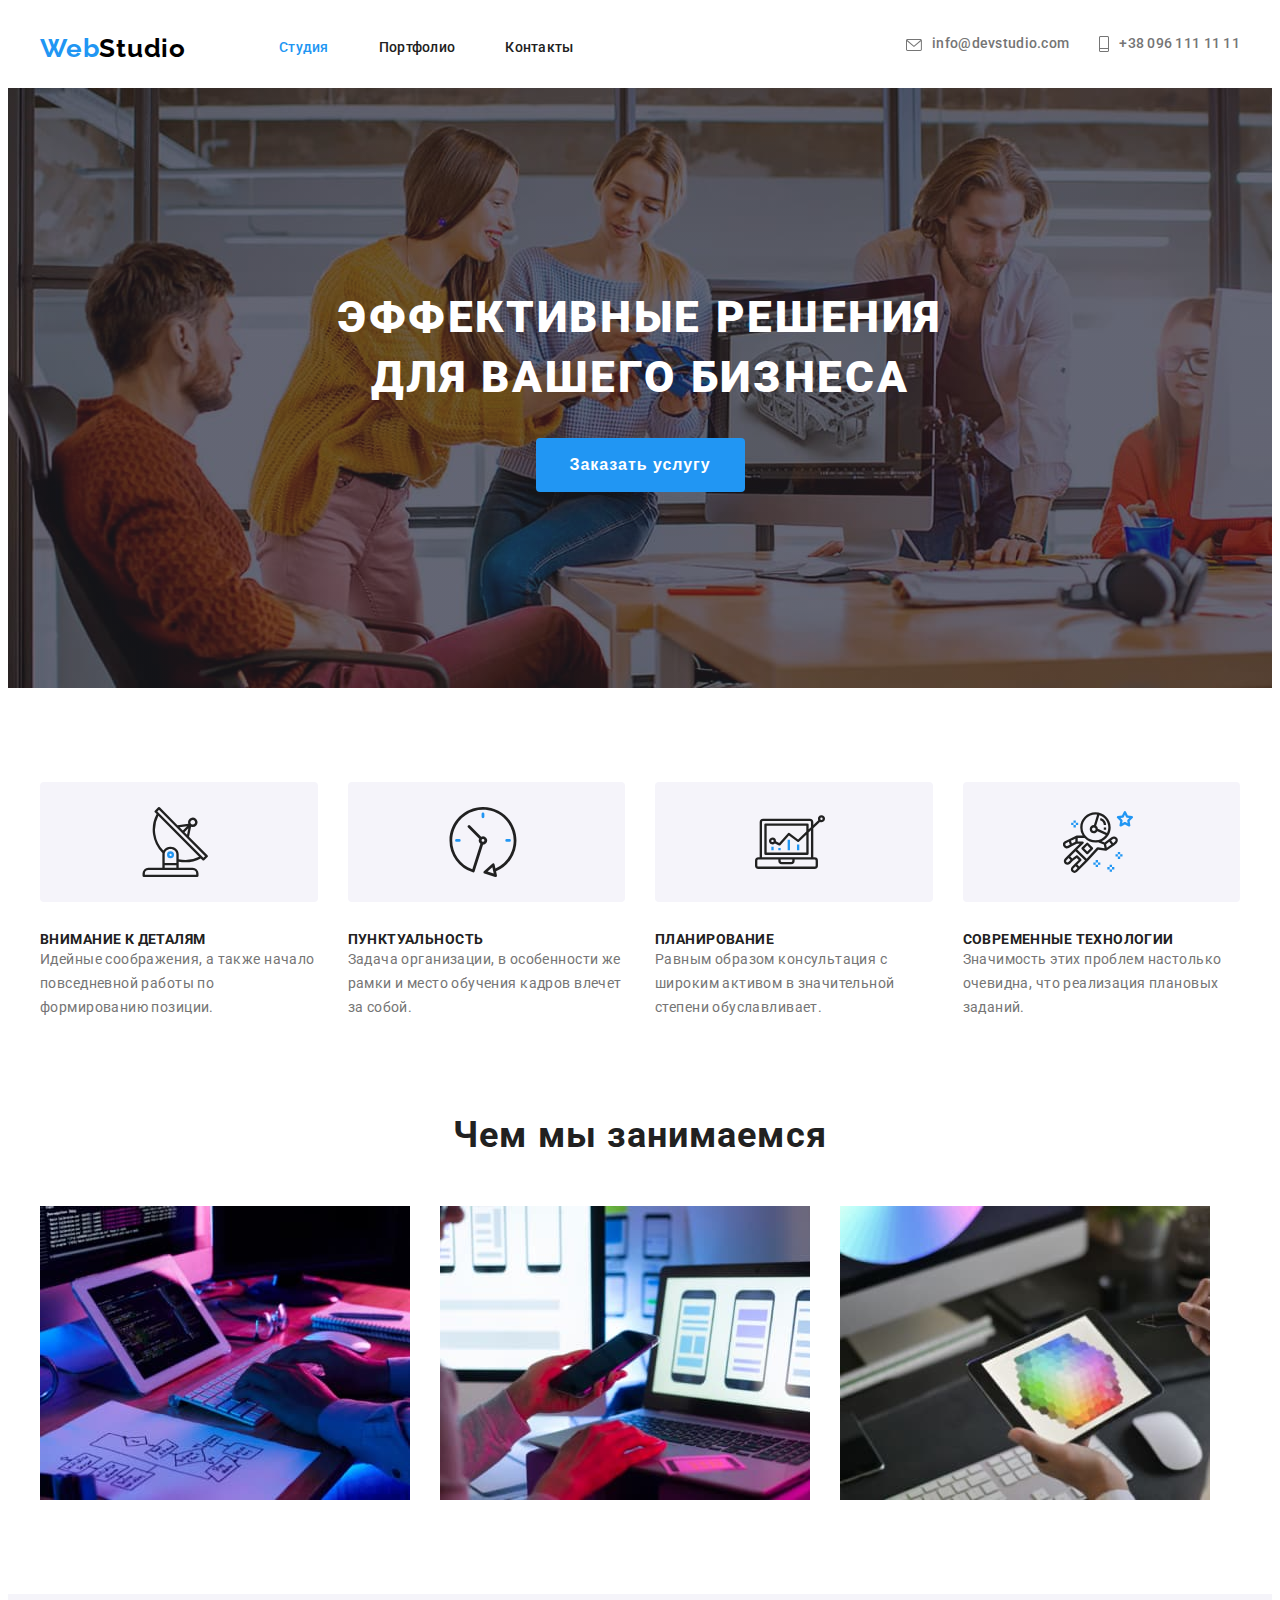
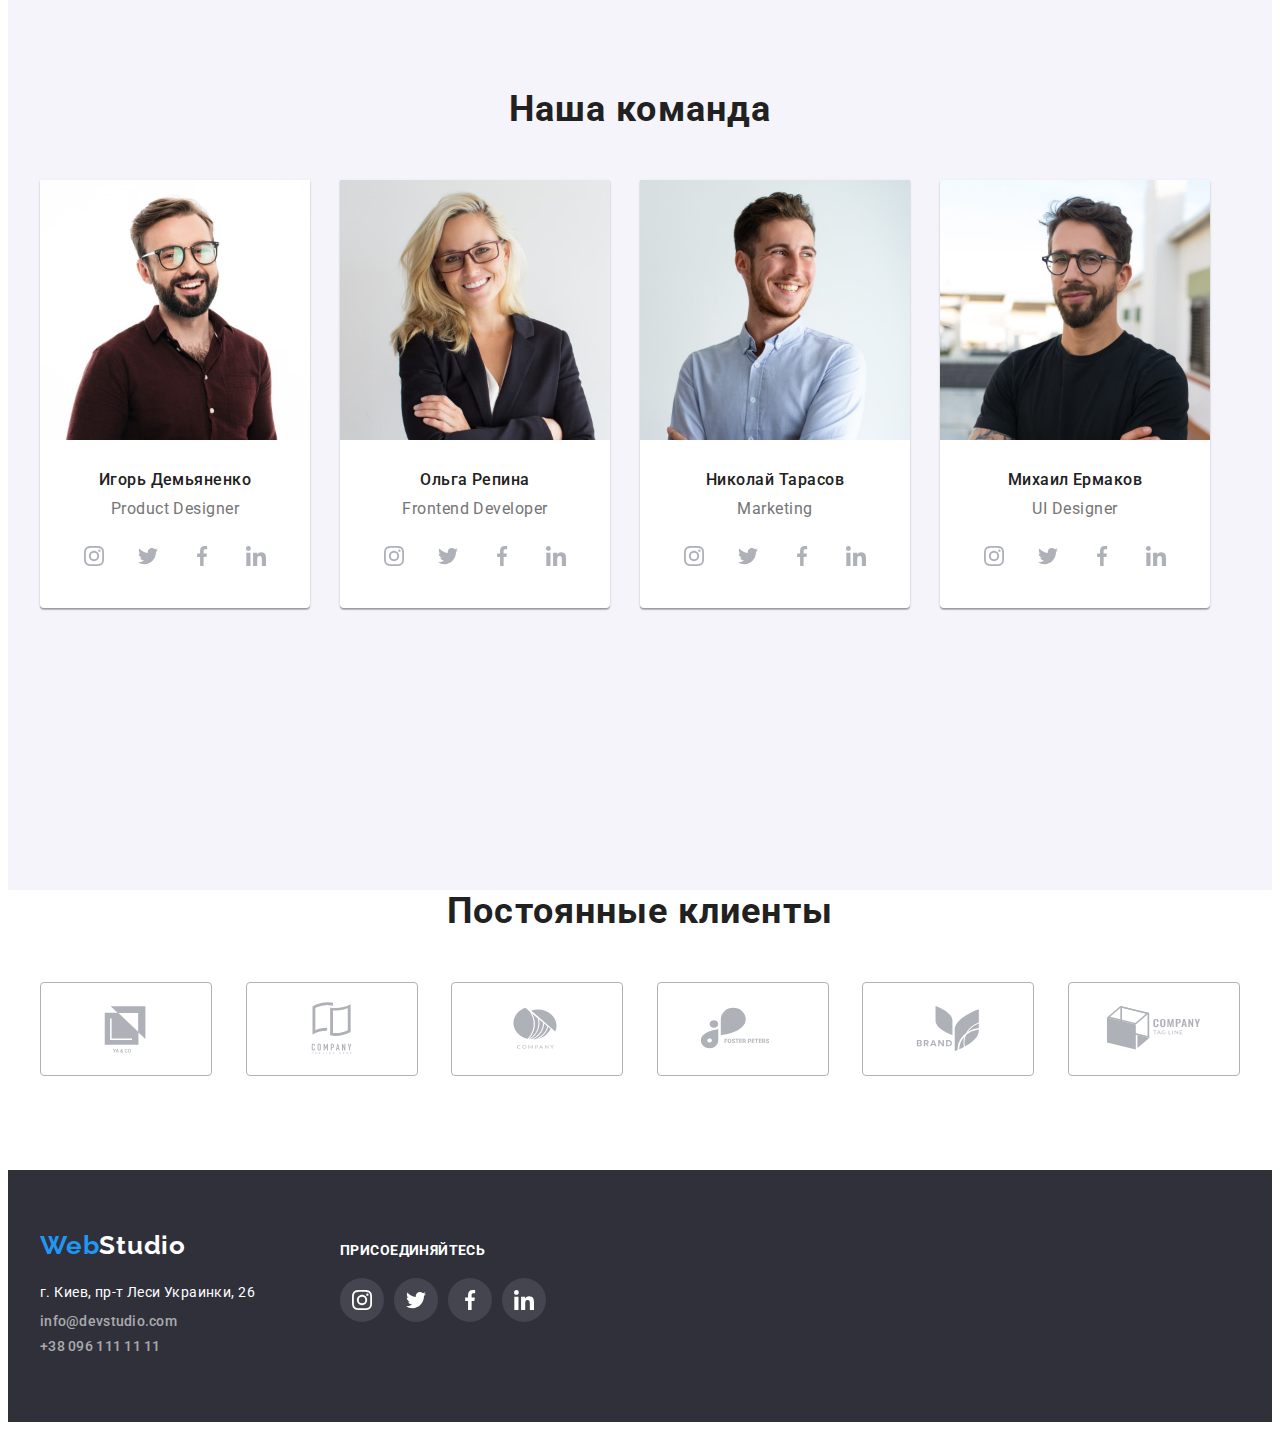
<file: index.html>
<!DOCTYPE html>
<html lang="en">

<head>
	<meta charset="UTF-8">
	<meta http-equiv="X-UA-Compatible" content="IE=edge">
	<meta name="viewport" content="width=device-width, initial-scale=1.0">
	<title>WebStudio</title>
	<link href="https://fonts.googleapis.com/css2?family=Raleway:wght@700&family=Roboto:wght@400;500;700;900&display=swap"
		rel="stylesheet">
	<link rel="stylesheet" href="https://cdnjs.cloudflare.com/ajax/libs/modern-normalize/1.1.0/modern-normalize.min.css"
		integrity="sha512-wpPYUAdjBVSE4KJnH1VR1HeZfpl1ub8YT/NKx4PuQ5NmX2tKuGu6U/JRp5y+Y8XG2tV+wKQpNHVUX03MfMFn9Q=="
		crossorigin="anonymous" referrerpolicy="no-referrer" />
	<link rel="stylesheet" href="./css/styles.css">
</head>

<body>
	<header>
		<nav class="container main-nav">
			<a href="./index.html" class="logo"><span class="logo-first">Web</span>Studio</a>
			<ul class="site-nav list">
				<li class="item"><a href="./index.html" class="link current">Студия</a></li>
				<li class="item"><a href="./portfolio.html" class="link">Портфолио</a></li>
				<li class="item"><a href="" class="link">Контакты</a></li>
			</ul>
			<ul class="auth-nav list">
				<li class="item-email"><svg width="16" height="12">
						<use href="./images/sprite.svg#icon-email"></use>
					</svg></li>
				<li class="item"><a href="mailto:info@devstudio.com" class="email link">info@devstudio.com</a></li>
				<li class="item-phone"><svg width="10" height="16">
						<use href="./images/sprite.svg#icon-phone"></use>
					</svg>
				</li>
				<li class="item"><a href="tel:+38-096-111-11-11" class="tel link">+38 096 111 11 11</a>
				</li>
			</ul>
		</nav>

		<!-- HERO -->

		<section class="hero">
			<div class="overlay">
				<div class="container">
					<h1 class="hero-title">Эффективные решения для вашего бизнеса</h1>
					<button type="button" class="button">Заказать услугу</button>
				</div>
			</div>
		</section>
	</header>

	<main>
		<section class="section">
			<div class="container">
				<h2 class="section-title visually-hidden">Особенности</h2>
				<ul class="list details">
					<li class="item">
						<div class="picture">
							<svg class="icon" width="70" height="70">
								<use href="./images/sprite.svg#icon-antenna"></use>
							</svg>
						</div>
						<h3 class="text-title">Внимание к деталям</h3>
						<p class="text">Идейные соображения, а также начало повседневной работы по формированию позиции.</p>
					</li>
					<li class="item">
						<div class="picture">
							<svg class="icon" width="70" height="70">
								<use href="./images/sprite.svg#icon-clock"></use>
							</svg>
						</div>
						<h3 class="text-title">Пунктуальность</h3>
						<p class="text">Задача организации, в особенности же рамки и место обучения кадров влечет за собой.</p>
					</li>
					<li class="item">
						<div class="picture">
							<svg class="icon" width="70" height="70">
								<use href="./images/sprite.svg#icon-diagram"></use>
							</svg>
						</div>
						<h3 class="text-title">Планирование</h3>
						<p class="text">Равным образом консультация с широким активом в значительной степени обуславливает.</p>
					</li>
					<li class="item">
						<div class="picture">
							<svg class="icon" width="70" height="70">
								<use href="./images/sprite.svg#icon-astronaut"></use>
							</svg>
						</div>
						<h3 class="text-title">Современные технологии</h3>
						<p class="text">Значимость этих проблем настолько очевидна, что реализация плановых заданий.</p>
					</li>
				</ul>
			</div>
		</section>
		<section class="section">
			<div class="container work-examples">
				<h2 class="section-title">Чем мы занимаемся</h2>
				<ul class="list works">
					<li class="item"><img src="./images/box-1.jpg" class="image" alt="Software product development" width="370">
					</li>
					<li class="item"><img src="./images/box-2.jpg" class="image" alt="Interface design" width="370">
					</li>
					<li class="item"><img src="./images/box-3.jpg" class="image" alt="Colorpicker" width="370">
					</li>
				</ul>
			</div>
		</section>
		<section class="section background padding no-margin">
			<div class="container">
				<h2 class="section-title">Наша команда</h2>
				<ul class="list workers">
					<li class="item">
						<img src="./images/demianenko.jpg" class="image" alt="Igor Demianenko" width="270" height="260">
						<h3 class="section-title employees">Игорь Демьяненко</h3>
						<p class="post">Product Designer</p>
						<ul class="list social">
							<li class="item">
								<a href="">
									<div class="social-icon">
										<svg class="icon instagram" width="20" height="20">
											<use href="./images/sprite.svg#icon-instagram"></use>
										</svg>
									</div>
								</a>
							</li>
							<li class="item">
								<a href="">
									<div class="social-icon">
										<svg class="icon" width="20" height="20">
											<use href="./images/sprite.svg#icon-twitter"></use>
										</svg>
									</div>
								</a>
							</li>
							<li class="item">
								<a href="">
									<div class="social-icon">
										<svg class="icon" width="20" height="20">
											<use href="./images/sprite.svg#icon-facebook"></use>
										</svg>
									</div>
								</a>
							</li>
							<li class="item">
								<a href="">
									<div class="social-icon">
										<svg class="icon" width="20" height="20">
											<use href="./images/sprite.svg#icon-linkedin"></use>
										</svg>
									</div>
								</a>
							</li>
						</ul>
					</li>
					<li class="item">
						<img src="./images/repina.jpg" class="image" alt="Olga Repina" width="270" height="260">
						<h3 class="section-title employees">Ольга Репина</h3>
						<p class="post">Frontend Developer</p>
						<ul class="list social">
							<li class="item">
								<a href="">
									<div class="social-icon">
										<svg class="icon instagram" width="20" height="20">
											<use href="./images/sprite.svg#icon-instagram"></use>
										</svg>
									</div>
								</a>
							</li>
							<li class="item">
								<a href="">
									<div class="social-icon">
										<svg class="icon" width="20" height="20">
											<use href="./images/sprite.svg#icon-twitter"></use>
										</svg>
									</div>
								</a>
							</li>
							<li class="item">
								<a href="">
									<div class="social-icon">
										<svg class="icon" width="20" height="20">
											<use href="./images/sprite.svg#icon-facebook"></use>
										</svg>
									</div>
								</a>
							</li>
							<li class="item">
								<a href="">
									<div class="social-icon">
										<svg class="icon" width="20" height="20">
											<use href="./images/sprite.svg#icon-linkedin"></use>
										</svg>
									</div>
								</a>
							</li>
						</ul>
					</li>
					<li class="item">
						<img src="./images/tarasov.jpg" class="image" alt="Nikolay Tarasov" width="270" height="260">
						<h3 class="section-title employees">Николай Тарасов</h3>
						<p class="post">Marketing</p>
						<ul class="list social">
							<li class="item">
								<a href="">
									<div class="social-icon">
										<svg class="icon instagram" width="20" height="20">
											<use href="./images/sprite.svg#icon-instagram"></use>
										</svg>
									</div>
								</a>
							</li>
							<li class="item">
								<a href="">
									<div class="social-icon">
										<svg class="icon" width="20" height="20">
											<use href="./images/sprite.svg#icon-twitter"></use>
										</svg>
									</div>
								</a>
							</li>
							<li class="item">
								<a href="">
									<div class="social-icon">
										<svg class="icon" width="20" height="20">
											<use href="./images/sprite.svg#icon-facebook"></use>
										</svg>
									</div>
								</a>
							</li>
							<li class="item">
								<a href="">
									<div class="social-icon">
										<svg class="icon" width="20" height="20">
											<use href="./images/sprite.svg#icon-linkedin"></use>
										</svg>
									</div>
								</a>
							</li>
						</ul>
					</li>
					<li class="item">
						<img src="./images/ermakov.jpg" class="image" alt="Mihail Ermakov" width="270" height="260">
						<h3 class="section-title employees">Михаил Ермаков</h3>
						<p class="post">UI Designer</p>
						<ul class="list social">
							<li class="item">
								<a href="">
									<div class="social-icon">
										<svg class="icon instagram" width="20" height="20">
											<use href="./images/sprite.svg#icon-instagram"></use>
										</svg>
									</div>
								</a>
							</li>
							<li class="item">
								<a href="">
									<div class="social-icon">
										<svg class="icon" width="20" height="20">
											<use href="./images/sprite.svg#icon-twitter"></use>
										</svg>
									</div>
								</a>
							</li>
							<li class="item">
								<a href="">
									<div class="social-icon">
										<svg class="icon" width="20" height="20">
											<use href="./images/sprite.svg#icon-facebook"></use>
										</svg>
									</div>
								</a>
							</li>
							<li class="item">
								<a href="">
									<div class="social-icon">
										<svg class="icon" width="20" height="20">
											<use href="./images/sprite.svg#icon-linkedin"></use>
										</svg>
									</div>
								</a>
							</li>
						</ul>
					</li>
				</ul>
			</div>
		</section>
		<section class="section">
			<div class="container">
				<h2 class="section-title">Постоянные клиенты</h2>
				<ul class="list clients">
					<li>
						<a href="">
							<div class="client"><svg class="icon" width="106" height="60">
									<use href="./images/sprite.svg#icon-client1"></use>
								</svg></div>
						</a>
					</li>
					<li>
						<a href="">
							<div class="client"><svg class="icon" width="106" height="60">
									<use href="./images/sprite.svg#icon-client2"></use>
								</svg></div>
						</a>
					</li>
					<li>
						<a href="">
							<div class="client"><svg class="icon" width="106" height="60">
									<use href="./images/sprite.svg#icon-client3"></use>
								</svg></div>
						</a>
					</li>
					<li>
						<a href="">
							<div class="client"><svg class="icon" width="106" height="60">
									<use href="./images/sprite.svg#icon-client4"></use>
								</svg></div>
						</a>
					</li>
					<li>
						<a href="">
							<div class="client"><svg class="icon" width="106" height="60">
									<use href="./images/sprite.svg#icon-client5"></use>
								</svg></div>
						</a>
					</li>
					<li>
						<a href="">
							<div class="client"><svg class="icon" width="106" height="60">
									<use href="./images/sprite.svg#icon-client6"></use>
								</svg></div>
						</a>
					</li>
				</ul>
			</div>
		</section>
	</main>

	<footer>
		<div class="footer-bg">
			<div class="container footer">
				<ul class="list">
					<li class="item-address"><a href="./index.html" class="logo"><span class="logo-first">Web</span>Studio</a>
						<address class="address">г. Киев, пр-т Леси Украинки, 26</address>
						<a href="mailto:info@devstudio.com" class="email footer-color">info@devstudio.com</a>
						<a href="tel:+38-096-111-11-11" class="tel footer-color">+38 096 111 11 11</a>
					</li>
					<li class="item-link">
						<h3 class="social-link">Присоединяйтесь</h3>
						<ul class="list social footer">
							<li class="item">
								<a href="">
									<div class="social-icon">
										<svg class="icon instagram" width="20" height="20">
											<use href="./images/sprite.svg#icon-instagram"></use>
										</svg>
									</div>
								</a>
							</li>
							<li class="item">
								<a href="">
									<div class="social-icon">
										<svg class="icon" width="20" height="20">
											<use href="./images/sprite.svg#icon-twitter"></use>
										</svg>
									</div>
								</a>
							</li>
							<li class="item">
								<a href="">
									<div class="social-icon">
										<svg class="icon" width="20" height="20">
											<use href="./images/sprite.svg#icon-facebook"></use>
										</svg>
									</div>
								</a>
							</li>
							<li class="item">
								<a href="">
									<div class="social-icon">
										<svg class="icon" width="20" height="20">
											<use href="./images/sprite.svg#icon-linkedin"></use>
										</svg>
									</div>
								</a>
							</li>
						</ul>
					</li>
				</ul>
			</div>
		</div>

	</footer>

</body>

</html>
</file>
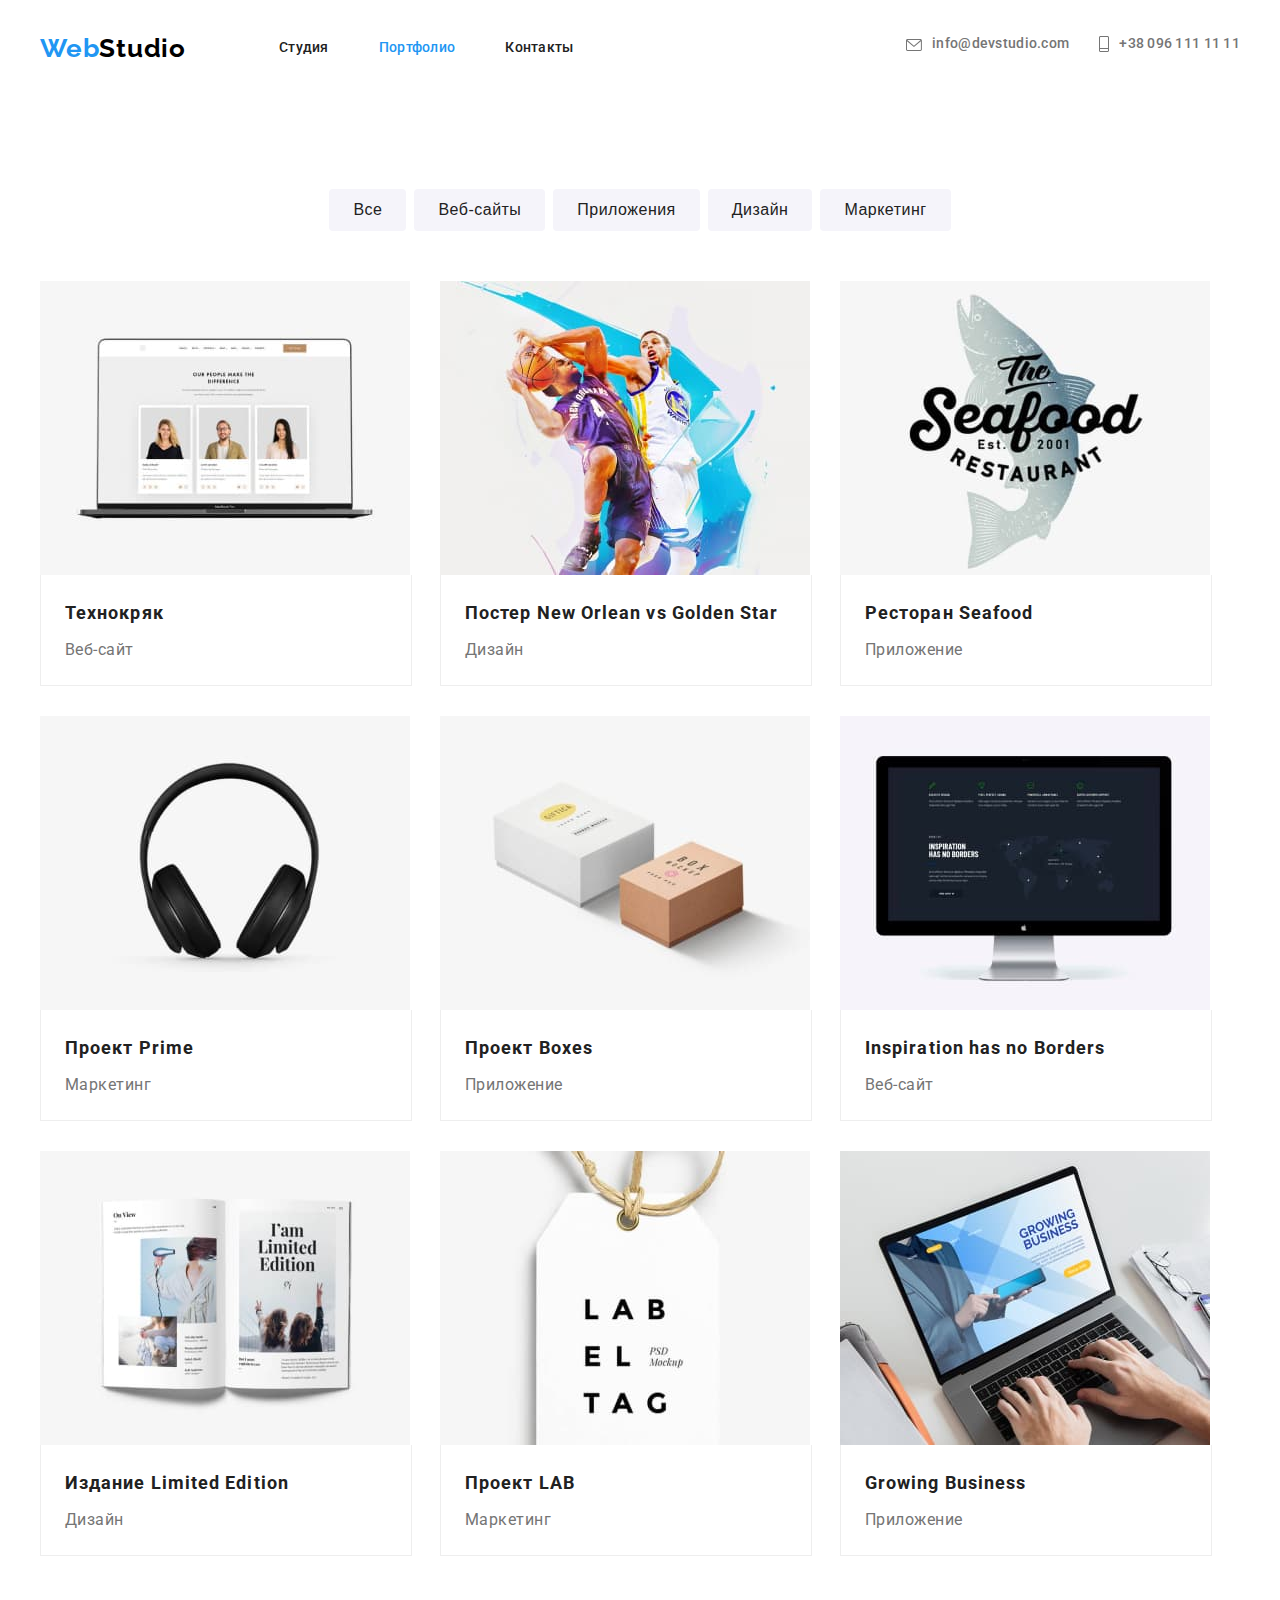
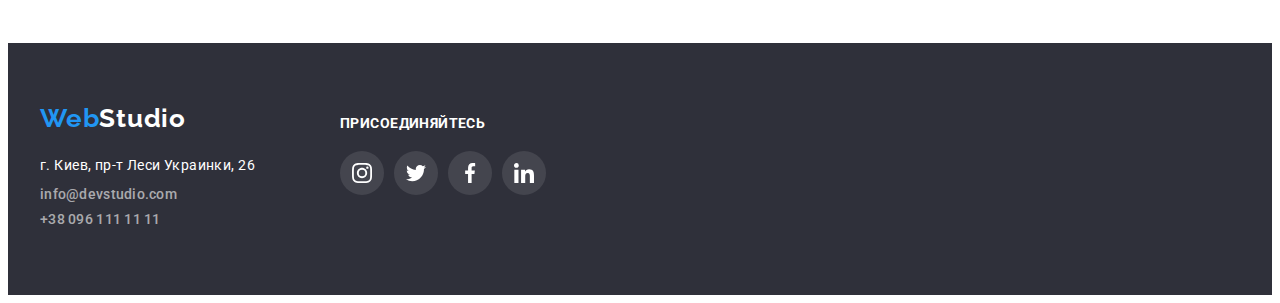
<file: portfolio.html>
<!DOCTYPE html>
<html lang="en">

<head>
	<meta charset="UTF-8">
	<meta http-equiv="X-UA-Compatible" content="IE=edge">
	<meta name="viewport" content="width=device-width, initial-scale=1.0">
	<title>WebStudio</title>
	<link href="https://fonts.googleapis.com/css2?family=Raleway:wght@700&family=Roboto:wght@400;500;700;900&display=swap"
		rel="stylesheet">
	<link rel="stylesheet" href="https://cdnjs.cloudflare.com/ajax/libs/modern-normalize/1.1.0/modern-normalize.min.css"
		integrity="sha512-wpPYUAdjBVSE4KJnH1VR1HeZfpl1ub8YT/NKx4PuQ5NmX2tKuGu6U/JRp5y+Y8XG2tV+wKQpNHVUX03MfMFn9Q=="
		crossorigin="anonymous" referrerpolicy="no-referrer" />
	<link rel="stylesheet" href="./css/styles.css">
</head>

<body>
	<header class="header-portfolio">
		<nav class="container main-nav">
			<a href="./index.html" class="logo"><span class="logo-first">Web</span>Studio</a>
			<ul class="site-nav list">
				<li class="item"><a href="./index.html" class="link">Студия</a></li>
				<li class="item"><a href="./portfolio.html" class="link current">Портфолио</a></li>
				<li class="item"><a href="" class="link">Контакты</a></li>
			</ul>
			<ul class="auth-nav list">
				<li class="item-email"><svg width="16" height="12">
						<use href="./images/sprite.svg#icon-email"></use>
					</svg></li>
				<li class="item"><a href="mailto:info@devstudio.com" class="email link">info@devstudio.com</a></li>
				<li class="item-phone"><svg width="10" height="16">
						<use href="./images/sprite.svg#icon-phone"></use>
					</svg>
				</li>
				<li class="item"><a href="tel:+38-096-111-11-11" class="tel link">+38 096 111 11 11</a>
				</li>
			</ul>
		</nav>

	</header>

	<main>
		<section class="menu">
			<div class="container">
				<h1 class="section-title visually-hidden">Наши работы</h1>
				<ul class="list filter">
					<li class="item"><button type="button" class="button-portfolio">Все</button></li>
					<li class="item"><button type="button" class="button-portfolio">Веб-сайты</button></li>
					<li class="item"><button type="button" class="button-portfolio">Приложения</button></li>
					<li class="item"><button type="button" class="button-portfolio">Дизайн</button></li>
					<li class="item"><button type="button" class="button-portfolio">Маркетинг</button></li>
				</ul>
			</div>
		</section>
		<section class="project">
			<div class="container">
				<ul class="list gallery">
					<li class="item"><a href="" class="link">
							<img src="./images/techno.jpg" class="image" alt="Laptop" width="370">
							<div class="item-border">
								<h2 class="project-title">Технокряк</h2>
								<p class="project-type">Веб-сайт</p>
							</div>
						</a></li>
					<li class="item"><a href="" class="link">
							<img src="./images/new-orlean.jpg" class="image" alt="Bascetball" width="370">
							<div class="item-border">
								<h2 class="project-title">Постер New Orlean vs Golden Star</h2>
								<p class="project-type">Дизайн</p>
							</div>
						</a></li>
					<li class="item"><a href="" class="link">
							<img src="./images/seafood.jpg" class="image" alt="Fish" width="370">
							<div class="item-border">
								<h2 class="project-title">Ресторан Seafood</h2>
								<p class="project-type">Приложение</p>
							</div>
						</a></li>
					<li class="item"><a href="" class="link">
							<img src="./images/prime.jpg" class="image" alt="Headphones" width="370">
							<div class="item-border">
								<h2 class="project-title">Проект Prime</h2>
								<p class="project-type">Маркетинг</p>
							</div>
						</a></li>
					<li class="item"><a href="" class="link">
							<img src="./images/boxes.jpg" class="image" alt="Boxes" width="370">
							<div class="item-border">
								<h2 class="project-title">Проект Boxes</h2>
								<p class="project-type">Приложение</p>
							</div>
						</a></li>
					<li class="item"><a href="" class="link">
							<img src="./images/inspiration.jpg" class="image" alt="Monitor" width="370">
							<div class="item-border">
								<h2 class="project-title">Inspiration has no Borders</h2>
								<p class="project-type">Веб-сайт</p>
							</div>
						</a></li>
					<li class="item"><a href="" class="link">
							<img src="./images/limited-edition.jpg" class="image" alt="Magazin" width="370">
							<div class="item-border">
								<h2 class="project-title">Издание Limited Edition</h2>
								<p class="project-type">Дизайн</p>
							</div>
						</a></li>
					<li class="item"><a href="" class="link">
							<img src="./images/lab.jpg" class="image" alt="Label" width="370">
							<div class="item-border">
								<h2 class="project-title">Проект LAB</h2>
								<p class="project-type">Маркетинг</p>
							</div>
						</a></li>
					<li class="item"><a href="" class="link">
							<img src="./images/business.jpg" class="image" alt="Laptop" width="370">
							<div class="item-border">
								<h2 class="project-title">Growing Business</h2>
								<p class="project-type">Приложение</p>
							</div>
						</a></li>
				</ul>
			</div>

		</section>
	</main>

	<footer>
		<div class="footer-bg">
			<div class="container footer">
				<ul class="list">
					<li class="item-address"><a href="./index.html" class="logo"><span class="logo-first">Web</span>Studio</a>
						<address class="address">г. Киев, пр-т Леси Украинки, 26</address>
						<a href="mailto:info@devstudio.com" class="email footer-color">info@devstudio.com</a>
						<a href="tel:+38-096-111-11-11" class="tel footer-color">+38 096 111 11 11</a>
					</li>
					<li class="item-link">
						<h3 class="social-link">Присоединяйтесь</h3>
						<ul class="list social footer">
							<li class="item">
								<a href="">
									<div class="social-icon">
										<svg class="icon instagram" width="20" height="20">
											<use href="./images/sprite.svg#icon-instagram"></use>
										</svg>
									</div>
								</a>
							</li>
							<li class="item">
								<a href="">
									<div class="social-icon">
										<svg class="icon" width="20" height="20">
											<use href="./images/sprite.svg#icon-twitter"></use>
										</svg>
									</div>
								</a>
							</li>
							<li class="item">
								<a href="">
									<div class="social-icon">
										<svg class="icon" width="20" height="20">
											<use href="./images/sprite.svg#icon-facebook"></use>
										</svg>
									</div>
								</a>
							</li>
							<li class="item">
								<a href="">
									<div class="social-icon">
										<svg class="icon" width="20" height="20">
											<use href="./images/sprite.svg#icon-linkedin"></use>
										</svg>
									</div>
								</a>
							</li>
						</ul>
					</li>
				</ul>
			</div>
		</div>

	</footer>
</body>

</html>
</file>
<file: css/styles.css>
/* 

Page Index

Fonts
Logo - Raleway 700
Site-nav - Roboto 500
Hero - Roboto 900
Button - Roboto 700
h2, h3 - Roboto 700
p - Roboto 400
Footer address+nav - Roboto 400 */


:root {
	--background-color: #E5E5E5;
	--background-color-hero: #2F303A;
	--primary-text-color: #757575;
	--title-text-color: #212121;
	--accent-color: #2196F3;
	--primary-white-color: #FFFFFF;
	--logo-second-word: #000000;
	--button-background: #F5F4FA;
	--example-color: #009900;
	--overlay: rgba(47, 48, 58, 0.4);
	--border-clients: #AFB1B8;


}

body {
	background-color: var(--primary-white-color);
	color: var(--primary-text-color);
	font-family: Roboto, sans-serif;
}

.list {
	list-style: none;
	display: flex;
	padding: 0;
	margin: 0;
}

.image {
	display: block;
}

/* Header Index */

.container {
	width: 1200px;
	padding-left: 15px;
	padding-right: 15px;
	margin-left: auto;
	margin-right: auto;
	/* outline: 1px solid tomato; */
}

.main-nav {
	display: flex;
	align-items: center;
	justify-content: flex-start;
}

.padding {
	padding-top: 94px;
	padding-bottom: 94px;
}

.logo {
	color: var(--logo-second-word);
	text-decoration: none;
	font-family: 'Raleway';
	font-weight: 700;
	font-size: 26px;
	line-height: 1.19;
	letter-spacing: 0.03em;
}

.logo-first {
	color: var(--accent-color);
}

.site-nav {
	display: flex;
	margin-left: 93px;
}

/* .site-nav .item {
		margin-right: 50px;
} */

/* .site-nav .item:last-child {
		margin-right: 0;
} */

/* .site-nav .item:not(:last-child){
	margin-right: 50px;
} */

.site-nav .item+.item {
	margin-left: 50px;
}

.site-nav .link {
	display: block;
	padding-top: 32px;
	padding-bottom: 32px;

	color: var(--title-text-color);
	text-decoration: none;
	font-weight: 500;
	font-size: 14px;
	line-height: 1.14;
	letter-spacing: 0.02em;

}

.site-nav .link:hover,
.site-nav .link:focus {
	color: var(--accent-color);
}

.site-nav .link.current {
	color: var(--accent-color);
}

.auth-nav {
	display: flex;
	margin-left: auto;
}

.auth-nav .item {
	margin-left: 10px;
}

.auth-nav .item-phone {
	margin-left: 30px;
}

.email,
.tel {
	color: var(--primary-text-color);
	text-decoration: none;
	font-weight: 500;
	font-size: 14px;
	line-height: 1.14;
	letter-spacing: 0.02em;

}

.email:hover,
.email:focus {
	color: var(--accent-color);
}

.tel:hover,
.tel:focus {
	color: var(--accent-color);
}

/* Hero Index */


.overlay {
	max-width: 1600px;
	min-height: 600px;
	margin-left: auto;
	margin-right: auto;
	background-image: linear-gradient(to right,
			var(--overlay), var(--overlay)),
		url(../images/hero.jpg);
	background-color: var(--background-color-hero);
}

.hero {
	margin-bottom: 94px;
}

.hero-title {
	width: 696px;
	margin-left: auto;
	margin-right: auto;
	margin-top: 0;
	margin-bottom: 30px;
	padding-top: 200px;

	color: var(--primary-white-color);
	font-weight: 900;
	font-size: 44px;
	line-height: 1.36;
	text-align: center;
	letter-spacing: 0.06em;
	text-transform: uppercase;
}

.button {
	padding: 10px 32px;
	margin-left: auto;
	margin-right: auto;
	margin-bottom: 200px;
	border-radius: 4px;

	border-color: transparent;
	background-color: var(--accent-color);
	color: var(--primary-white-color);
	font-weight: 700;
	font-size: 16px;
	line-height: 1.88;
	letter-spacing: 0.06em;

	display: flex;
	cursor: pointer;
}

.button:hover,
.button:focus {
	background-color: var(--button-background);
	color: var(--accent-color);
}


/* Main Index */

.section-title {
	margin-top: 0;
	margin-bottom: 50px;

	color: var(--title-text-color);

	font-weight: 700;
	font-size: 36px;
	line-height: 1.17;
	text-align: center;
	letter-spacing: 0.03em;
}

.visually-hidden {
	position: absolute;
	width: 1px;
	height: 1px;
	margin: -1px;
	border: 0;
	padding: 0;

	white-space: nowrap;
	clip-path: inset(100%);
	clip: rect(0 0 0 0);
	overflow: hidden;
}

.section {
	margin-bottom: 94px;
}

.section.no-margin {
	margin-bottom: 0;
}

.details .item {
	width: calc((100% - 90px) / 4);
}

.details .item:not(:last-child) {
	margin-right: 30px;
}

.picture {
	min-height: 120px;
	margin-bottom: 30px;
	background-color: var(--button-background);
	border-radius: 4px;
}

.picture .icon {
	margin-top: 25px;
	margin-left: 100px;
}

.text-title {
	margin-top: 0;
	margin-bottom: 0;
	color: var(--title-text-color);
	font-weight: 700;
	font-size: 14px;
	line-height: 1.14;
	letter-spacing: 0.03em;
	text-transform: uppercase;

}

.section .text {
	font-weight: 400;
	font-size: 14px;
	line-height: 1.71;
	letter-spacing: 0.03em;
}

.text {
	margin-top: 0;
	margin-bottom: 0;
}

.works .item:not(:last-child) {
	margin-right: 30px;
}

.work-examples {
	margin-bottom: 94px;
}

.section.background {
	max-width: 1600px;
	min-height: 708px;
	margin-left: auto;
	margin-right: auto;
	background-color: var(--button-background);
}

.workers .item:not(:last-child) {
	margin-right: 30px;
}

.workers>.item {
	background-color: var(--primary-white-color);
	box-shadow: 0px 1px 3px rgba(0, 0, 0, 0.12),
		0px 1px 1px rgba(0, 0, 0, 0.14),
		0px 2px 1px rgba(0, 0, 0, 0.2);
	border-radius: 0px 0px 4px 4px;
}

.employees {
	margin-top: 30px;
	margin-bottom: 10px;

	font-weight: 500;
	font-size: 16px;
	line-height: 1.19;
	letter-spacing: 0.03em;
	text-align: center;
}

.post {
	margin-top: 0;
	margin-bottom: px;
	font-size: 16px;
	line-height: 1.19;
	letter-spacing: 0.03em;
	text-align: center;
}

.list.social {
	width: 206px;
	margin-left: auto;
	margin-right: auto;
	margin-bottom: 30px;
	justify-content: space-between;
}

.list.social .item {
	margin-right: 0;
}

.social-icon {
	width: 44px;
	height: 44px;
	border-radius: 50%;
}

.social-icon:hover,
.social-icon:hover .icon,
.social-icon:focus,
.social-icon:focus .icon {
	background-color: var(--accent-color);
	fill: var(--primary-white-color);
}

.social-icon .icon {
	margin-top: 12px;
	margin-left: 12px;
	fill: var(--border-clients);
}

.client {
	width: 170px;
	height: 92px;
	border: 1px solid var(--border-clients);
	border-radius: 4px;
}

.client:hover {
	border-color: var(--accent-color);
}

.list.clients {
	justify-content: space-between;
}

.client .icon {
	margin-top: 16px;
	margin-left: 32px;
}

/* Footer Index */

.footer-bg {
	max-width: 1600px;
	background-color: var(--background-color-hero);
	margin-left: auto;
	margin-right: auto;
}

.address {
	color: var(--primary-white-color);

	font-size: 14px;
	font-style: normal;
	line-height: 1.71;
	letter-spacing: 0.03em;
}

.footer .logo {
	color: var(--primary-white-color);
	display: inline-block;
	margin-top: 60px;
	margin-bottom: 20px;
}

.container.footer {
	height: 252px;
}

.address,
.email,
.tel {
	display: block;
	margin-bottom: 9px;
}

.email.footer-color,
.tel.footer-color {
	color: rgba(255, 255, 255, 0.6);
}

.item-address {
	margin-right: 85px;
}

.social-link {
	margin-top: 72px;
	margin-bottom: 20px;
	display: inline-block;
	font-size: 14px;
	line-height: 16px;
	letter-spacing: 0.03em;
	text-transform: uppercase;
	color: var(--primary-white-color);

}

.social.footer {
	width: 206px;
	justify-content: space-between;
}

.footer .icon {
	fill: var(--primary-white-color)
}

.footer .social-icon {
	background: rgba(255, 255, 255, 0.1);
}

.footer .social-icon:hover {
	background: var(--accent-color);
}

/* Page Portfolio */

/* Header */

.header-portfolio {
	margin-bottom: 101px;
}

/* Button */

.button-portfolio {
	padding: 6px 22px;
	border-radius: 4px;
	border-color: transparent;

	background-color: var(--button-background);
	color: var(--title-text-color);
	font-weight: 500;
	font-size: 16px;
	line-height: 1.62;
	letter-spacing: 0.03em;

	cursor: pointer;
}

.button-portfolio:hover,
.button-portfolio:focus {
	background-color: var(--accent-color);
	color: var(--primary-white-color);
}

.filter .item:not(:last-child) {
	margin-right: 8px;
}

.filter .item:hover,
.filter .item:focus {
	box-shadow: 0px 3px 1px rgba(0, 0, 0, 0.1), 0px 1px 2px rgba(0, 0, 0, 0.08), 0px 2px 2px rgba(0, 0, 0, 0.12);
}

.list.filter {
	justify-content: center;

}

.gallery {
	flex-wrap: wrap;
}

.gallery .item:not(:nth-child(3n)) {
	margin-right: 30px;
}

.gallery .item:not(:nth-last-child(-n+3)) {
	margin-bottom: 30px;
}

.item-border {
	display: block;
	width: 100%;
	border-left: 1px solid #EEEEEE;
	border-right: 1px solid #EEEEEE;
	border-bottom: 1px solid #EEEEEE;
}

.gallery .item:hover,
.gallery .item:focus {
	background: #FFFFFF;
	box-shadow: 0px 1px 1px rgba(0, 0, 0, 0.12), 0px 4px 4px rgba(0, 0, 0, 0.06), 1px 4px 6px rgba(0, 0, 0, 0.16);
}

.menu {
	margin-bottom: 50px;
}

.project {
	margin-bottom: 87px;
}

.project-title {
	margin-top: 0;
	padding-top: 20px;
	margin-bottom: 4px;
	margin-left: 24px;

	color: var(--title-text-color);
	font-weight: 700;
	font-size: 18px;
	line-height: 2.0;
	letter-spacing: 0.06em;
}

.project-type {
	margin-top: 0;
	margin-bottom: 20px;
	margin-left: 24px;

	color: var(--primary-text-color);
	font-weight: 400;
	font-size: 16px;
	line-height: 1.88;
	letter-spacing: 0.03em;
}

.project .link {
	text-decoration: none;
}
</file>
